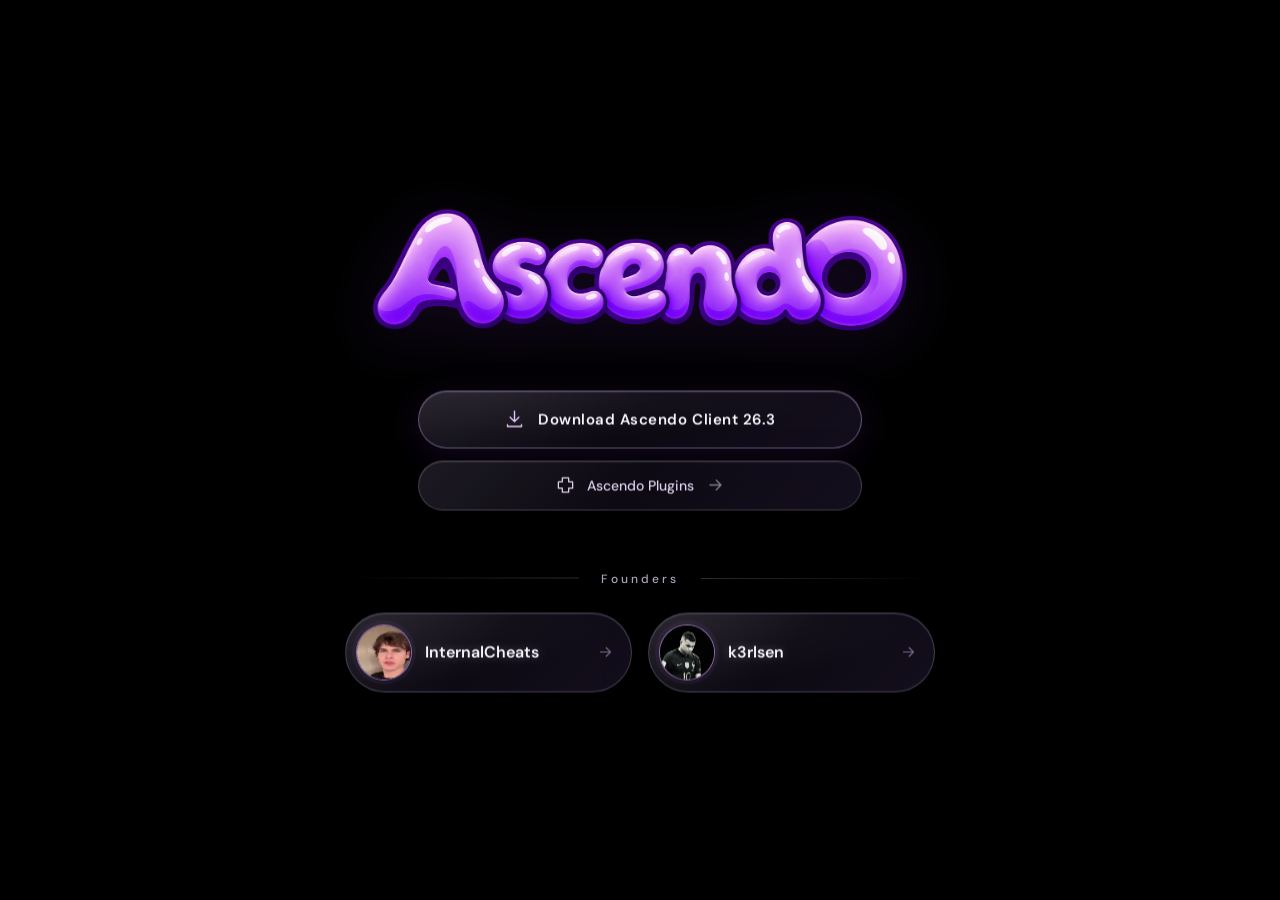
<file: index.html>
<!doctype html>
<html lang="en">
<head>
  <meta charset="utf-8">
  <meta name="viewport" content="width=device-width, initial-scale=1">
  <meta name="theme-color" content="#000000">
  <meta name="description" content="Ascendo Client">
  <meta property="og:type" content="website">
  <meta property="og:title" content="Ascendo">
  <meta property="og:description" content="Ascendo Client 26.3">
  <title>Ascendo</title>
  <link rel="shortcut icon" href="./assets/ascendo-icon.ico?v=20261023-2">
  <link rel="icon" href="./assets/ascendo-icon-32.png?v=20261023-2" type="image/png" sizes="32x32">
  <link rel="icon" href="./assets/ascendo-icon-64.png?v=20261023-2" type="image/png" sizes="64x64">
  <link rel="apple-touch-icon" href="./assets/ascendo-icon-180.png?v=20261023-2" sizes="180x180">
  <link rel="preconnect" href="https://fonts.googleapis.com">
  <link rel="preconnect" href="https://fonts.gstatic.com" crossorigin>
  <link href="https://fonts.googleapis.com/css2?family=DM+Sans:wght@400;500;600;700&display=swap" rel="stylesheet">
  <link rel="stylesheet" href="./styles.css?v=20261024-2">
  <script src="./app.js?v=20261024-2" defer></script>
  <script src="./motion.js?v=20261024-2" defer></script>
</head>
<body class="page page--home">
  <main class="landing">
    <div class="floating-words" id="floatingWords" aria-hidden="true"></div>
    <div class="landing__inner">
      <img class="brand-logo" data-reveal src="./assets/ascendo-logo.png" alt="Ascendo" width="1300" height="414" fetchpriority="high">
      <a class="download-button" data-reveal id="downloadButton" href="https://discord.gg/7k88ggycdr" target="_blank" rel="noopener noreferrer" aria-label="Download Ascendo Client 26.3 from the Ascendo Discord">
        <svg aria-hidden="true" viewBox="0 0 24 24" fill="none" stroke="currentColor" stroke-width="1.6" stroke-linecap="round" stroke-linejoin="round"><path d="M12 3v12m-5-5 5 5 5-5M4 18.5v2h16v-2"/></svg>
        <span>Download Ascendo Client 26.3</span>
      </a>
      <a class="plugins-button" data-reveal href="./plugins/" data-transition>
        <svg aria-hidden="true" viewBox="0 0 24 24" fill="none" stroke="currentColor" stroke-width="1.6" stroke-linecap="round" stroke-linejoin="round"><path d="M8 3v5H3v8h5v5h8v-5h5V8h-5V3Z"/></svg>
        <span>Ascendo Plugins</span>
        <svg class="plugins-button__arrow" aria-hidden="true" viewBox="0 0 24 24" fill="none" stroke="currentColor" stroke-width="1.6" stroke-linecap="round" stroke-linejoin="round"><path d="M5 12h14m-6-6 6 6-6 6"/></svg>
      </a>
      <section class="founders-section" aria-label="Founders">
        <div class="section-heading" data-reveal><span>Founders</span></div>
        <div class="founders-list">
          <a class="founder-pill" data-reveal href="./internalcheats/" data-transition aria-label="Open InternalCheats's profile">
            <span class="avatar avatar--small">
              <picture><source media="(prefers-reduced-motion: reduce)" srcset="./assets/mypfp-poster.jpg"><img src="./assets/mypfp-animated.webp" data-fallback="./assets/mypfp-poster.jpg" alt="" width="206" height="176"></picture>
            </span>
            <span class="founder-pill__name">InternalCheats</span>
            <svg class="pill-arrow" aria-hidden="true" viewBox="0 0 24 24" fill="none" stroke="currentColor" stroke-width="1.7" stroke-linecap="round" stroke-linejoin="round"><path d="M5 12h14m-6-6 6 6-6 6"/></svg>
          </a>
          <a class="founder-pill" data-reveal href="./k3rlsen/" data-transition aria-label="Open k3rlsen's profile">
            <span class="avatar avatar--small"><img src="./assets/k3rlsen-mbappe.webp" alt="" width="64" height="64"></span>
            <span class="founder-pill__name">k3rlsen</span>
            <svg class="pill-arrow" aria-hidden="true" viewBox="0 0 24 24" fill="none" stroke="currentColor" stroke-width="1.7" stroke-linecap="round" stroke-linejoin="round"><path d="M5 12h14m-6-6 6 6-6 6"/></svg>
          </a>
        </div>
      </section>
    </div>
  </main>
  <div class="toast" id="toast" role="status" aria-live="polite"></div>
</body>
</html>
</file>
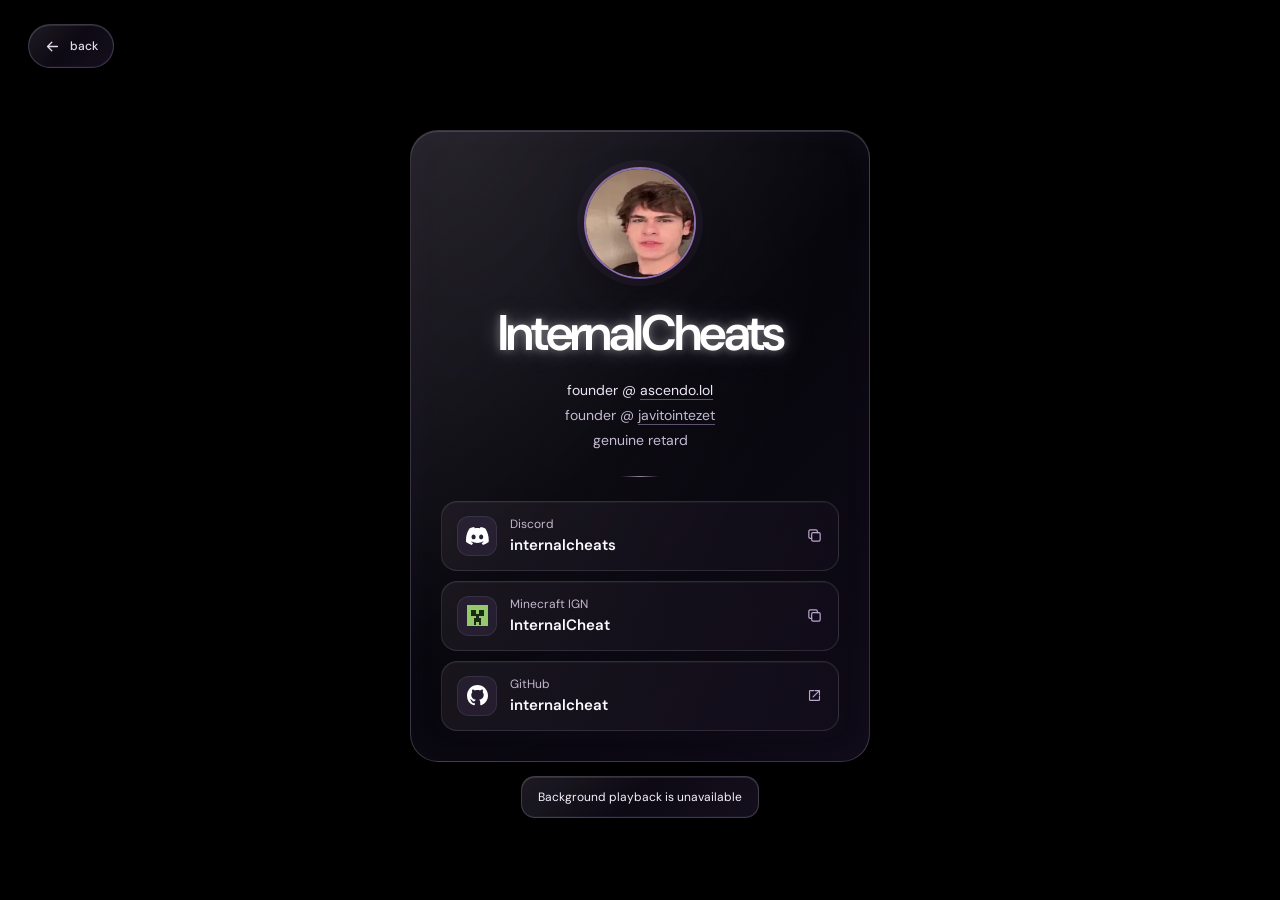
<file: internalcheats/index.html>
<!doctype html>
<html lang="en">
<head>
<meta charset="utf-8">
<meta name="viewport" content="width=device-width, initial-scale=1">
<meta name="theme-color" content="#000000">
<link rel="shortcut icon" href="../assets/ascendo-icon.ico?v=20261023-2">
  <link rel="icon" href="../assets/ascendo-icon-32.png?v=20261023-2" type="image/png" sizes="32x32">
  <link rel="icon" href="../assets/ascendo-icon-64.png?v=20261023-2" type="image/png" sizes="64x64">
  <link rel="apple-touch-icon" href="../assets/ascendo-icon-180.png?v=20261023-2" sizes="180x180">
<link rel="preconnect" href="https://fonts.googleapis.com">
<link rel="preconnect" href="https://fonts.gstatic.com" crossorigin>
<link href="https://fonts.googleapis.com/css2?family=DM+Sans:wght@400;500;600;700&display=swap" rel="stylesheet">
<link rel="stylesheet" href="../styles.css?v=20261024-2">
<script src="../app.js?v=20261024-2" defer></script>
<script src="../motion.js?v=20261024-2" defer></script>
<title>InternalCheats | Ascendo</title>
<link rel="canonical" href="https://ascendo.lol/internalcheats/">
<meta name="description" content="InternalCheats — founder @ ascendo.lol">
</head>
<body class="page page--profile" data-person="internalcheats">
  <div class="video-stage" aria-hidden="true">
    <video id="musicBackground" class="video-stage__video" playsinline loop preload="none"></video>
    <div class="video-stage__shade"></div>
  </div>
  <a class="back-link" href="../" data-transition aria-label="Back to Ascendo home">
    <svg viewBox="0 0 24 24" fill="none" stroke="currentColor" stroke-width="1.8" stroke-linecap="round" stroke-linejoin="round" aria-hidden="true"><path d="M19 12H5m6 6-6-6 6-6"/></svg>
    <span>back</span>
  </a>

  <main class="profile" id="profileContent">
    <section class="profile__panel" data-reveal aria-label="InternalCheats profile">
      <span class="avatar avatar--large"><picture><source media="(prefers-reduced-motion: reduce)" srcset="../assets/mypfp-poster.jpg"><img src="../assets/mypfp-animated.webp" data-fallback="../assets/mypfp-poster.jpg" alt="" width="206" height="176"></picture></span>
      <h1 class="profile__name">InternalCheats</h1>
      <div class="profile__bio">
        <p>founder @ <a href="https://ascendo.lol/" target="_blank" rel="noopener noreferrer">ascendo.lol</a></p>
        <p>founder @ <a href="https://discord.gg/9cQHqKqZfp" target="_blank" rel="noopener noreferrer">javitointezet</a></p>
        <p>genuine retard</p>
      </div>
      <div class="profile__divider"></div>
      <nav class="social-list" aria-label="InternalCheats socials">
        <button class="social-link" type="button" data-copy="internalcheats" data-platform="Discord" aria-label="Copy Discord username internalcheats"><span class="social-link__symbol"><img src="../assets/discord.svg" alt="Discord" width="64" height="48" aria-hidden="true"></span><span class="social-link__info"><span class="social-link__platform">Discord</span><span class="social-link__handle">internalcheats</span></span><svg class="copy-mark" viewBox="0 0 24 24" fill="none" stroke="currentColor" stroke-width="1.7" stroke-linecap="round" stroke-linejoin="round" aria-hidden="true"><rect x="8" y="8" width="12" height="12" rx="2"/><path d="M16 8V6a2 2 0 0 0-2-2H6a2 2 0 0 0-2 2v8a2 2 0 0 0 2 2h2"/></svg></button>
        <button class="social-link" type="button" data-copy="InternalCheat" data-platform="Minecraft IGN" aria-label="Copy Minecraft IGN username InternalCheat"><span class="social-link__symbol"><img src="../assets/minecraft-creeper.svg" alt="Minecraft" width="24" height="24" aria-hidden="true"></span><span class="social-link__info"><span class="social-link__platform">Minecraft IGN</span><span class="social-link__handle">InternalCheat</span></span><svg class="copy-mark" viewBox="0 0 24 24" fill="none" stroke="currentColor" stroke-width="1.7" stroke-linecap="round" stroke-linejoin="round" aria-hidden="true"><rect x="8" y="8" width="12" height="12" rx="2"/><path d="M16 8V6a2 2 0 0 0-2-2H6a2 2 0 0 0-2 2v8a2 2 0 0 0 2 2h2"/></svg></button>
        <a class="social-link" href="https://github.com/internalcheat" target="_blank" rel="noopener noreferrer" aria-label="Open GitHub: internalcheat"><span class="social-link__symbol"><img src="../assets/github.svg" alt="GitHub" width="16" height="16" aria-hidden="true"></span><span class="social-link__info"><span class="social-link__platform">GitHub</span><span class="social-link__handle">internalcheat</span></span><svg class="copy-mark" viewBox="0 0 24 24" fill="none" stroke="currentColor" stroke-width="1.65" stroke-linecap="round" stroke-linejoin="round" aria-hidden="true"><path d="M13 5h6v6M19 5l-9 9M19 13v5a1 1 0 0 1-1 1H6a1 1 0 0 1-1-1V6a1 1 0 0 1 1-1h5"/></svg></a>
      </nav>
    </section>
  </main>

  <div class="media-controls" id="mediaControls" role="group" aria-label="Background volume" hidden>
    <button class="volume-button" id="volumeButton" type="button" aria-label="Show volume control" aria-expanded="false" aria-controls="volumePanel">
      <svg class="volume-icon" viewBox="0 0 24 24" fill="none" stroke="currentColor" stroke-width="1.7" stroke-linecap="round" stroke-linejoin="round" aria-hidden="true"><path d="m11 5-5 4H3v6h3l5 4V5Z"/><path class="volume-waves" d="M15 9a4 4 0 0 1 0 6m3-9a8 8 0 0 1 0 12"/><path class="volume-mute" d="m16 9 6 6m0-6-6 6"/></svg>
    </button>
    <div class="volume-panel" id="volumePanel" aria-hidden="true" inert>
      <input class="volume-slider" id="volumeControl" type="range" min="0" max="100" value="65" step="1" aria-label="Background audio volume" aria-valuetext="65 percent">
      <span class="volume-value" id="volumeValue" aria-hidden="true">65%</span>
    </div>
  </div>
  <div class="toast" id="toast" role="status" aria-live="polite"></div>
</body>
</html>
</file>
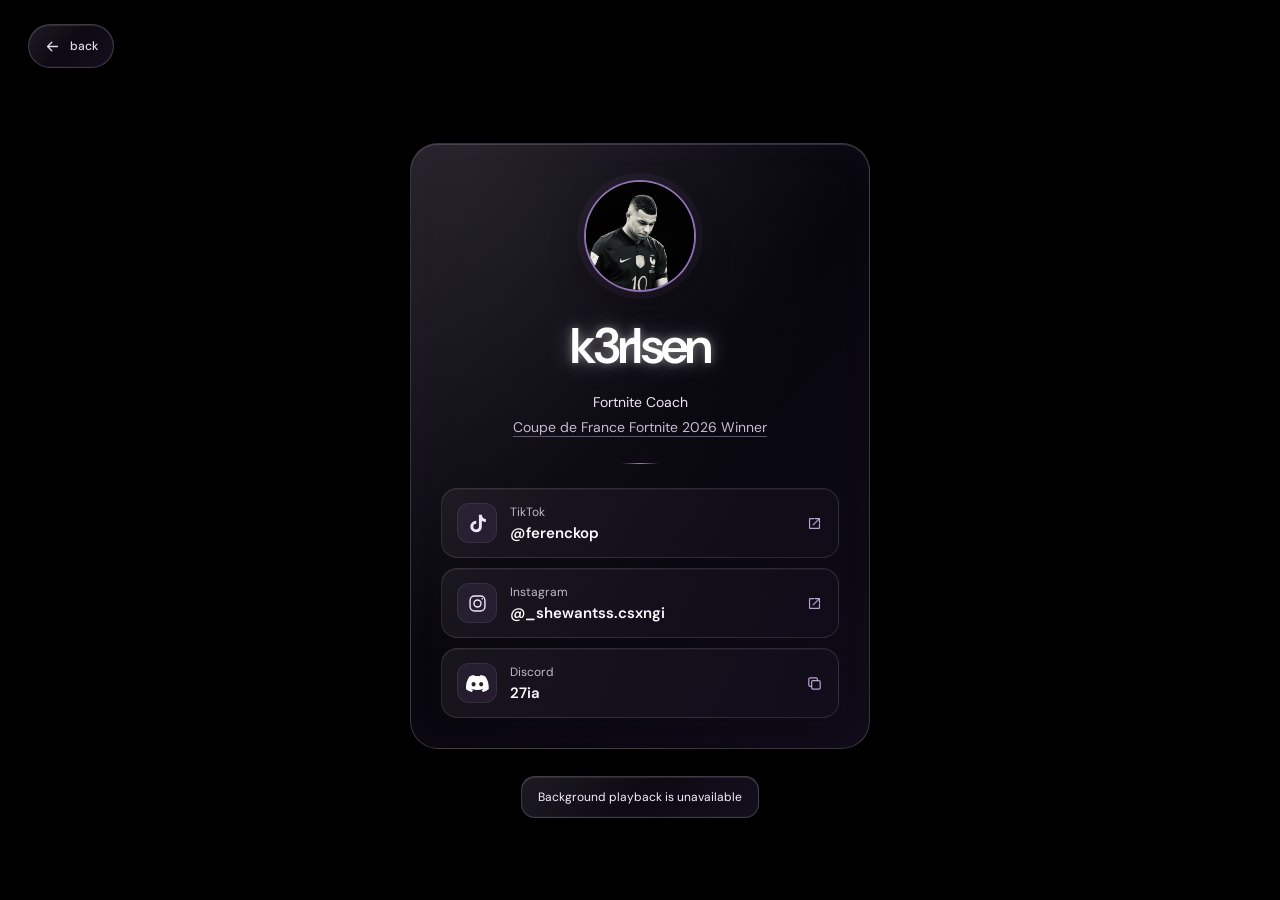
<file: k3rlsen/index.html>
<!doctype html>
<html lang="en">
<head>
<meta charset="utf-8">
<meta name="viewport" content="width=device-width, initial-scale=1">
<meta name="theme-color" content="#000000">
<link rel="shortcut icon" href="../assets/ascendo-icon.ico?v=20261023-2">
  <link rel="icon" href="../assets/ascendo-icon-32.png?v=20261023-2" type="image/png" sizes="32x32">
  <link rel="icon" href="../assets/ascendo-icon-64.png?v=20261023-2" type="image/png" sizes="64x64">
  <link rel="apple-touch-icon" href="../assets/ascendo-icon-180.png?v=20261023-2" sizes="180x180">
<link rel="preconnect" href="https://fonts.googleapis.com">
<link rel="preconnect" href="https://fonts.gstatic.com" crossorigin>
<link href="https://fonts.googleapis.com/css2?family=DM+Sans:wght@400;500;600;700&display=swap" rel="stylesheet">
<link rel="stylesheet" href="../styles.css?v=20261024-2">
<script src="../app.js?v=20261024-2" defer></script>
<script src="../motion.js?v=20261024-2" defer></script>
<title>k3rlsen | Ascendo</title>
<meta name="description" content="k3rlsen — Fortnite Coach">
<link rel="canonical" href="https://ascendo.lol/k3rlsen/">
</head>
<body class="page page--profile" data-person="k3rlsen">
  <div class="video-stage" aria-hidden="true">
    <video id="musicBackground" class="video-stage__video" playsinline loop preload="none"></video>
    <div class="video-stage__shade"></div>
  </div>
  <a class="back-link" href="../" data-transition aria-label="Back to Ascendo home">
    <svg viewBox="0 0 24 24" fill="none" stroke="currentColor" stroke-width="1.8" stroke-linecap="round" stroke-linejoin="round" aria-hidden="true"><path d="M19 12H5m6 6-6-6 6-6"/></svg>
    <span>back</span>
  </a>

  <main class="profile" id="profileContent">
    <section class="profile__panel" data-reveal aria-label="k3rlsen profile">
      <span class="avatar avatar--large"><img src="../assets/k3rlsen-mbappe.webp" alt="" width="118" height="118"></span>
      <h1 class="profile__name">k3rlsen</h1>
      <div class="profile__bio">
        <p>Fortnite Coach</p>
        <p><a href="https://liquipedia.net/fortnite/Coupe_de_France/2026" target="_blank" rel="noopener noreferrer">Coupe de France Fortnite 2026 Winner</a></p>
      </div>
      <div class="profile__divider"></div>
      <nav class="social-list" aria-label="k3rlsen socials">
        <a class="social-link" href="https://www.tiktok.com/@ferenckop" target="_blank" rel="noopener noreferrer" aria-label="Open TikTok: @ferenckop"><span class="social-link__symbol"><svg viewBox="0 0 24 24" fill="currentColor" aria-hidden="true"><path d="M16.98 2h-3.37v13.55a3.18 3.18 0 1 1-3.04-3.18v-3.4a6.58 6.58 0 1 0 6.41 6.58V8.72a8.04 8.04 0 0 0 4.6 1.48V6.81A4.66 4.66 0 0 1 16.98 2Z"/></svg></span><span class="social-link__info"><span class="social-link__platform">TikTok</span><span class="social-link__handle">@ferenckop</span></span><svg class="copy-mark" viewBox="0 0 24 24" fill="none" stroke="currentColor" stroke-width="1.65" stroke-linecap="round" stroke-linejoin="round" aria-hidden="true"><path d="M13 5h6v6M19 5l-9 9M19 13v5a1 1 0 0 1-1 1H6a1 1 0 0 1-1-1V6a1 1 0 0 1 1-1h5"/></svg></a>
        <a class="social-link" href="https://www.instagram.com/_shewantss.csxngi/" target="_blank" rel="noopener noreferrer" aria-label="Open Instagram: @_shewantss.csxngi"><span class="social-link__symbol"><svg viewBox="0 0 24 24" fill="none" stroke="currentColor" stroke-width="1.6" aria-hidden="true"><rect x="3.5" y="3.5" width="17" height="17" rx="5"/><circle cx="12" cy="12" r="4"/><circle cx="17.5" cy="6.7" r=".9" fill="currentColor" stroke="none"/></svg></span><span class="social-link__info"><span class="social-link__platform">Instagram</span><span class="social-link__handle">@_shewantss.csxngi</span></span><svg class="copy-mark" viewBox="0 0 24 24" fill="none" stroke="currentColor" stroke-width="1.65" stroke-linecap="round" stroke-linejoin="round" aria-hidden="true"><path d="M13 5h6v6M19 5l-9 9M19 13v5a1 1 0 0 1-1 1H6a1 1 0 0 1-1-1V6a1 1 0 0 1 1-1h5"/></svg></a>
        <button class="social-link" type="button" data-copy="27ia" data-platform="Discord" aria-label="Copy Discord username 27ia"><span class="social-link__symbol"><img src="../assets/discord.svg" alt="Discord" width="64" height="48" aria-hidden="true"></span><span class="social-link__info"><span class="social-link__platform">Discord</span><span class="social-link__handle">27ia</span></span><svg class="copy-mark" viewBox="0 0 24 24" fill="none" stroke="currentColor" stroke-width="1.7" stroke-linecap="round" stroke-linejoin="round" aria-hidden="true"><rect x="8" y="8" width="12" height="12" rx="2"/><path d="M16 8V6a2 2 0 0 0-2-2H6a2 2 0 0 0-2 2v8a2 2 0 0 0 2 2h2"/></svg></button>
      </nav>
    </section>
  </main>

  <div class="media-controls" id="mediaControls" role="group" aria-label="Background volume" hidden>
    <button class="volume-button" id="volumeButton" type="button" aria-label="Show volume control" aria-expanded="false" aria-controls="volumePanel">
      <svg class="volume-icon" viewBox="0 0 24 24" fill="none" stroke="currentColor" stroke-width="1.7" stroke-linecap="round" stroke-linejoin="round" aria-hidden="true"><path d="m11 5-5 4H3v6h3l5 4V5Z"/><path class="volume-waves" d="M15 9a4 4 0 0 1 0 6m3-9a8 8 0 0 1 0 12"/><path class="volume-mute" d="m16 9 6 6m0-6-6 6"/></svg>
    </button>
    <div class="volume-panel" id="volumePanel" aria-hidden="true" inert>
      <input class="volume-slider" id="volumeControl" type="range" min="0" max="100" value="65" step="1" aria-label="Background audio volume" aria-valuetext="65 percent">
      <span class="volume-value" id="volumeValue" aria-hidden="true">65%</span>
    </div>
  </div>
  <div class="toast" id="toast" role="status" aria-live="polite"></div>
</body>
</html>
</file>
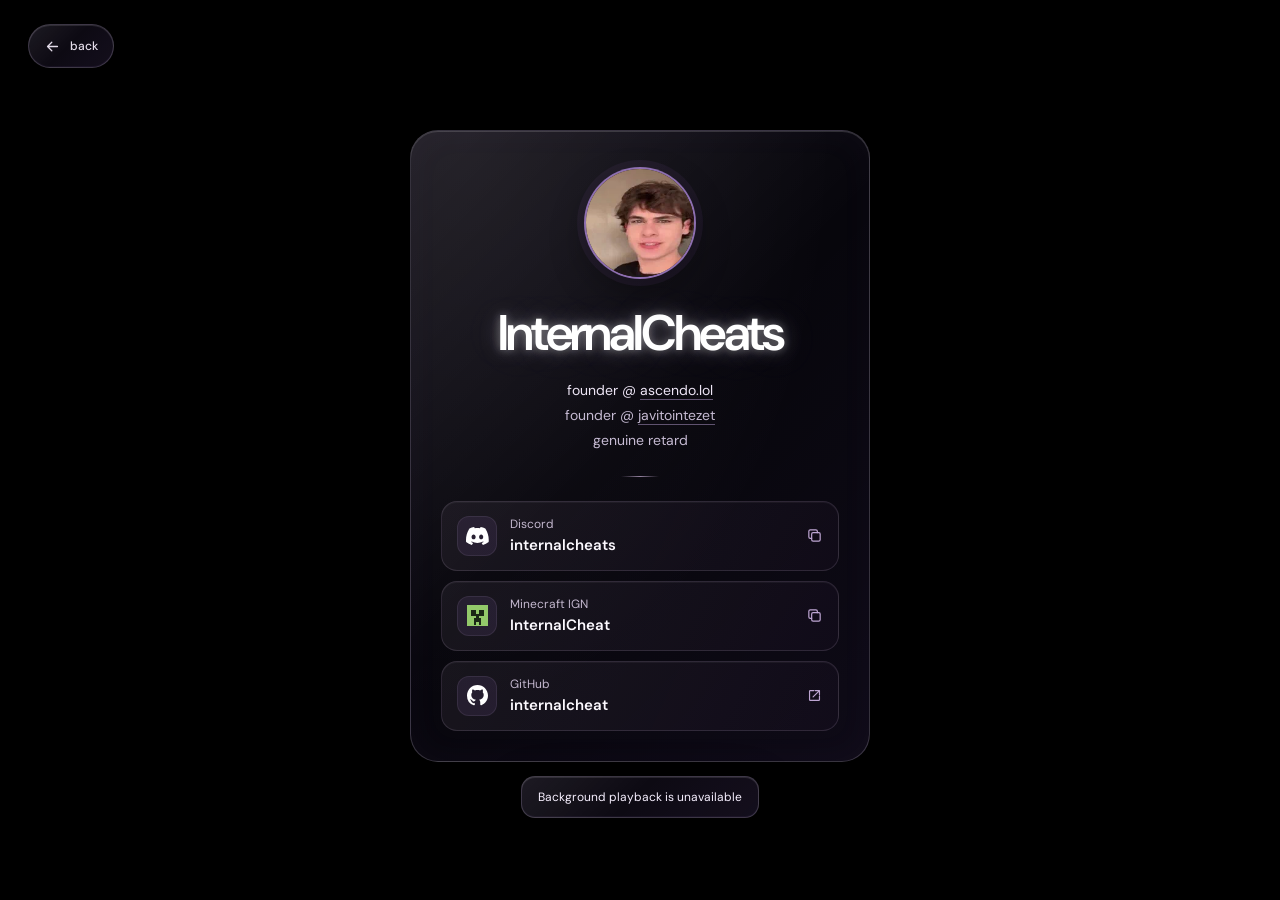
<file: nagyorru/index.html>
<!doctype html>
<html lang="en">
<head>
  <meta charset="utf-8">
  <meta name="viewport" content="width=device-width, initial-scale=1">
  <meta name="theme-color" content="#000000">
  <meta http-equiv="refresh" content="0;url=../internalcheats/">
  <meta name="robots" content="noindex">
  <link rel="canonical" href="https://ascendo.lol/internalcheats/">
  <link rel="shortcut icon" href="../assets/ascendo-icon.ico?v=20261023-2">
  <link rel="icon" href="../assets/ascendo-icon-32.png?v=20261023-2" type="image/png" sizes="32x32">
  <link rel="icon" href="../assets/ascendo-icon-64.png?v=20261023-2" type="image/png" sizes="64x64">
  <link rel="apple-touch-icon" href="../assets/ascendo-icon-180.png?v=20261023-2" sizes="180x180">
  <link rel="stylesheet" href="../styles.css?v=20261024-2">
  <title>InternalCheats | Ascendo</title>
  <script>location.replace('../internalcheats/' + location.search + location.hash);</script>
</head>
<body class="page page--redirect">
  <main class="profile">
    <section class="profile__panel" aria-label="InternalCheats profile moved">
      <h1 class="profile__name">InternalCheats</h1>
      <a class="redirect-link" href="../internalcheats/">Continue to InternalCheats's profile</a>
    </section>
  </main>
</body>
</html>
</file>
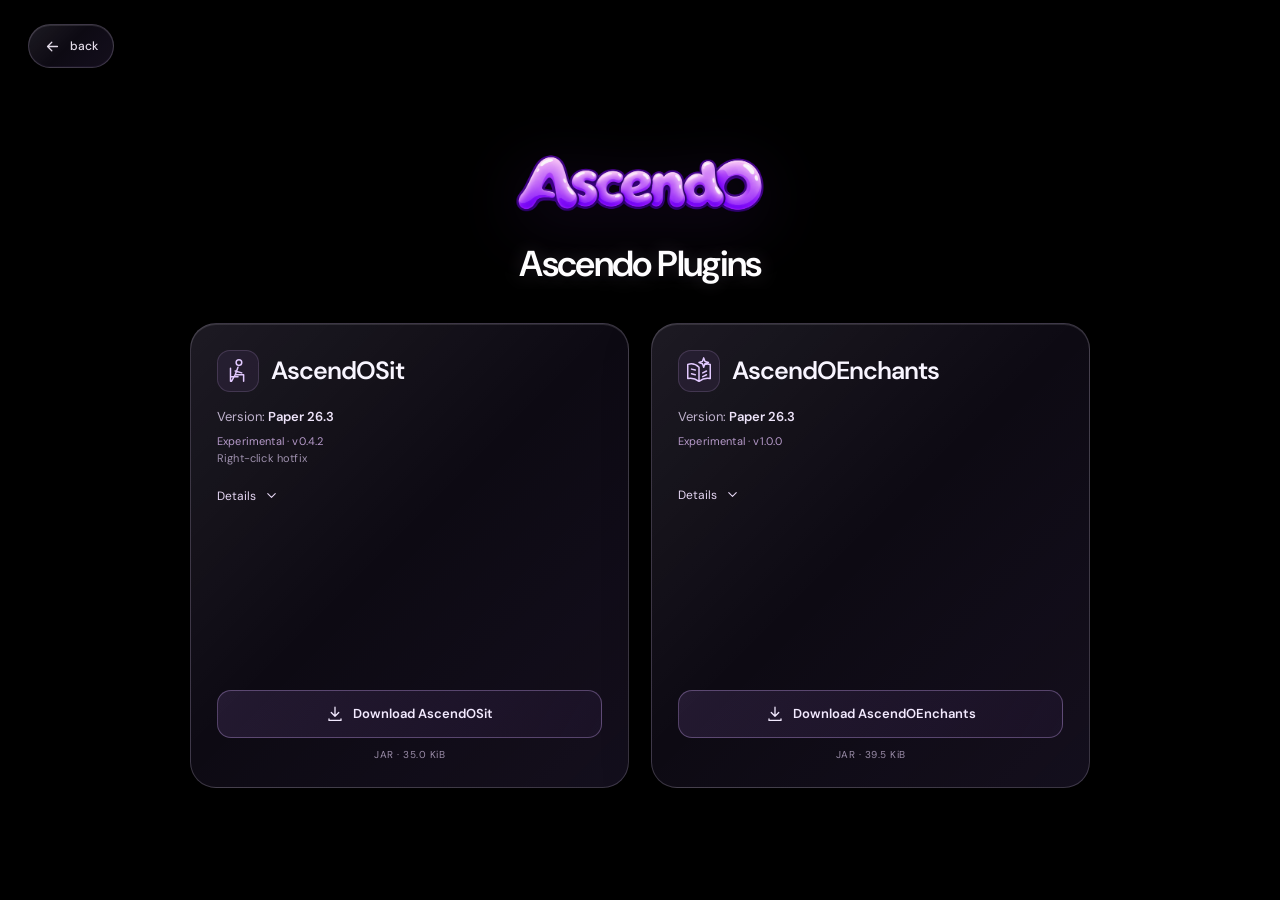
<file: plugins/index.html>
<!doctype html>
<html lang="en">
<head>
  <meta charset="utf-8">
  <meta name="viewport" content="width=device-width, initial-scale=1">
  <meta name="theme-color" content="#000000">
  <meta name="description" content="Download AscendOSit and AscendOEnchants experimental plugins for Paper 26.3.">
  <link rel="canonical" href="https://ascendo.lol/plugins/">
  <title>Ascendo Plugins | Ascendo</title>
  <link rel="shortcut icon" href="../assets/ascendo-icon.ico?v=20261023-2">
  <link rel="icon" href="../assets/ascendo-icon-32.png?v=20261023-2" type="image/png" sizes="32x32">
  <link rel="icon" href="../assets/ascendo-icon-64.png?v=20261023-2" type="image/png" sizes="64x64">
  <link rel="apple-touch-icon" href="../assets/ascendo-icon-180.png?v=20261023-2" sizes="180x180">
  <link rel="preconnect" href="https://fonts.googleapis.com">
  <link rel="preconnect" href="https://fonts.gstatic.com" crossorigin>
  <link href="https://fonts.googleapis.com/css2?family=DM+Sans:wght@400;500;600;700&display=swap" rel="stylesheet">
  <link rel="stylesheet" href="../styles.css?v=20261024-2">
  <script src="../app.js?v=20261024-2" defer></script>
  <script src="../motion.js?v=20261024-2" defer></script>
</head>
<body class="page page--plugins">
  <a class="back-link" href="../" data-transition aria-label="Back to Ascendo home">
    <svg viewBox="0 0 24 24" fill="none" stroke="currentColor" stroke-width="1.8" stroke-linecap="round" stroke-linejoin="round" aria-hidden="true"><path d="M19 12H5m6 6-6-6 6-6"/></svg>
    <span>back</span>
  </a>
  <main class="plugins-page">
    <div class="floating-words" id="floatingWords" aria-hidden="true"></div>
    <div class="plugins-shell">
      <header class="plugins-heading" data-reveal>
        <img class="brand-logo brand-logo--plugins" src="../assets/ascendo-logo.png" alt="Ascendo" width="1300" height="414" fetchpriority="high">
        <h1>Ascendo Plugins</h1>
      </header>
      <section class="plugin-grid" aria-label="Available plugins">
        <article class="plugin-card" data-plugin data-reveal aria-labelledby="sitName">
          <div class="plugin-card__header">
            <span class="plugin-card__icon" aria-hidden="true"><svg viewBox="0 0 32 32" fill="none" stroke="currentColor" stroke-width="1.6" stroke-linecap="round" stroke-linejoin="round"><circle cx="17" cy="7" r="3"/><path d="m16 12-3 8h9v7m-9-7-4 7M8 13v9h8M8 22v5m5-11 7 2"/></svg></span>
            <h2 id="sitName">AscendOSit</h2>
          </div>
          <p class="plugin-version">Version: <strong>Paper 26.3</strong></p>
          <p class="plugin-build">Experimental <span aria-hidden="true">·</span> v0.4.2 <span class="plugin-build__note">Right-click hotfix</span></p>
          <button class="plugin-toggle" type="button" aria-label="Details about AscendOSit" aria-expanded="true" aria-controls="sitDescription" hidden><span>Details</span><svg viewBox="0 0 24 24" fill="none" stroke="currentColor" stroke-width="1.7" stroke-linecap="round" stroke-linejoin="round" aria-hidden="true"><path d="m6 9 6 6 6-6"/></svg></button>
          <div class="plugin-description" id="sitDescription"><div class="plugin-description__inner">
            <p>A Minecraft plugin for servers, enabling right-click to sit on blocks and Shift + right-click to sit on each other.</p>
            <p><code>/sitsettings</code> for more information.</p>
          </div></div>
          <a class="plugin-download" href="../downloads/AscendOSit-26.3-v0.4.2-RIGHTCLICK-HOTFIX.jar" download="AscendOSit-26.3-v0.4.2-RIGHTCLICK-HOTFIX.jar" aria-label="Download AscendOSit JAR">
            <svg aria-hidden="true" viewBox="0 0 24 24" fill="none" stroke="currentColor" stroke-width="1.7" stroke-linecap="round" stroke-linejoin="round"><path d="M12 3v12m-5-5 5 5 5-5M4 18.5v2h16v-2"/></svg><span>Download AscendOSit</span>
          </a>
          <span class="plugin-size">JAR <span aria-hidden="true">·</span> 35.0 KiB</span>
        </article>
        <article class="plugin-card" data-plugin data-reveal aria-labelledby="enchantsName">
          <div class="plugin-card__header">
            <span class="plugin-card__icon" aria-hidden="true"><svg viewBox="0 0 32 32" fill="none" stroke="currentColor" stroke-width="1.6" stroke-linecap="round" stroke-linejoin="round"><path d="M16 12c-4-4-9-4-12-3v15c4-1 8 0 12 3 4-3 8-4 12-3V9c-2-.7-4-.7-6 0M16 12v15M8 14l4 1m-4 4 4 1m8-2 4-2m-4 6 4-2M21 2l1.3 3.7L26 7l-3.7 1.3L21 12l-1.3-3.7L16 7l3.7-1.3Z"/></svg></span>
            <h2 id="enchantsName">AscendOEnchants</h2>
          </div>
          <p class="plugin-version">Version: <strong>Paper 26.3</strong></p>
          <p class="plugin-build">Experimental <span aria-hidden="true">·</span> v1.0.0</p>
          <button class="plugin-toggle" type="button" aria-label="Details about AscendOEnchants" aria-expanded="true" aria-controls="enchantsDescription" hidden><span>Details</span><svg viewBox="0 0 24 24" fill="none" stroke="currentColor" stroke-width="1.7" stroke-linecap="round" stroke-linejoin="round" aria-hidden="true"><path d="m6 9 6 6 6-6"/></svg></button>
          <div class="plugin-description" id="enchantsDescription"><div class="plugin-description__inner">
            <p>A lightweight enchanting Minecraft plugin for servers.</p>
            <p><code>/enchant</code> for more information.</p>
          </div></div>
          <a class="plugin-download" href="../downloads/AscendOEnchants-v1.0.0-EXPERIMENTAL.jar" download="AscendOEnchants-v1.0.0-EXPERIMENTAL.jar" aria-label="Download AscendOEnchants JAR">
            <svg aria-hidden="true" viewBox="0 0 24 24" fill="none" stroke="currentColor" stroke-width="1.7" stroke-linecap="round" stroke-linejoin="round"><path d="M12 3v12m-5-5 5 5 5-5M4 18.5v2h16v-2"/></svg><span>Download AscendOEnchants</span>
          </a>
          <span class="plugin-size">JAR <span aria-hidden="true">·</span> 39.5 KiB</span>
        </article>
      </section>
    </div>
  </main>
  <div class="toast" id="toast" role="status" aria-live="polite"></div>
</body>
</html>
</file>
<file: styles.css>
@property --volume {
  syntax: '<percentage>';
  inherits: true;
  initial-value: 65%;
}
:root {
  color-scheme: dark;
  --text: #f8f5ff;
  --muted: #bcb3ca;
  --accent: #c19aff;
  --ease: cubic-bezier(.22,1,.36,1);
  --glass: rgba(20,16,29,.66);
  --edge: rgba(239,222,255,.2);
}
*, *::before, *::after { box-sizing: border-box; }
html { min-height: 100%; background: #000; }
body { margin: 0; min-width: 320px; min-height: 100vh; min-height: 100svh; background: #000; color: var(--text); font-family: 'DM Sans',Inter,system-ui,sans-serif; -webkit-font-smoothing: antialiased; }
button, input, a { font: inherit; -webkit-tap-highlight-color: transparent; touch-action: manipulation; }
a { color: inherit; text-decoration: none; }
button:focus-visible, a:focus-visible, input:focus-visible { outline: 2px solid #e8d5ff; outline-offset: 5px; }
[hidden] { display: none !important; }

.download-button, .founder-pill, .profile__panel, .back-link, .media-controls, .toast {
  position: relative;
  isolation: isolate;
  border: 1px solid var(--edge);
  background: linear-gradient(135deg,rgba(255,255,255,.065),transparent 48%,rgba(167,109,255,.045)),var(--glass);
  box-shadow: inset 0 1px 0 rgba(255,255,255,.11),inset 0 -1px 0 rgba(174,120,232,.06),0 16px 48px rgba(0,0,0,.32);
  backdrop-filter: blur(20px) saturate(1.2);
  -webkit-backdrop-filter: blur(20px) saturate(1.2);
}
.download-button::before, .founder-pill::before, .profile__panel::before { content: ''; position: absolute; z-index: -1; inset: 0; border-radius: inherit; background: radial-gradient(ellipse at 12% 0,rgba(241,218,255,.14),transparent 65%); pointer-events: none; opacity: .5; transition: opacity 220ms ease; }

.landing { position: relative; isolation: isolate; display: grid; place-items: center; min-height: 100vh; min-height: 100svh; padding: 64px 24px; background: #000; }
.landing__inner { position: relative; z-index: 1; display: flex; flex-direction: column; align-items: center; width: 100%; max-width: 840px; transform: translateY(-1.5vh); }
.brand-logo { width: clamp(300px,49vw,540px); max-width: 100%; height: auto; object-fit: contain; filter: drop-shadow(0 12px 32px rgba(145,59,235,.13)); user-select: none; animation: arrive 600ms var(--ease) 40ms backwards; }
.download-button { display: flex; justify-content: center; align-items: center; gap: 13px; width: min(100%,444px); min-height: 58px; margin-top: 38px; padding: 15px 22px; border-color: rgba(220,183,255,.4); border-radius: 100px; color: #fbf8ff; font-size: 15px; font-weight: 600; letter-spacing: .035em; box-shadow: inset 0 1px 0 rgba(255,255,255,.15),0 8px 38px rgba(120,53,196,.16); transition: transform 220ms var(--ease),border-color 220ms ease,box-shadow 220ms ease; animation: arrive 550ms var(--ease) 130ms backwards; }
.download-button svg { width: 21px; height: 21px; flex: none; color: #e2c8ff; }
.download-button:hover::before, .download-button:focus-visible::before { opacity: 1; }
.download-button:hover, .download-button:focus-visible { transform: translateY(-2px); border-color: rgba(232,205,255,.66); box-shadow: inset 0 1px 0 rgba(255,255,255,.2),0 12px 40px rgba(130,64,209,.25); }
.download-button:active { transform: translateY(0); }
.founders-section { margin-top: 60px; width: min(100%,590px); }
.section-heading { display: flex; align-items: center; justify-content: center; gap: 22px; color: #aca1bc; font-size: 12px; letter-spacing: .25em; font-weight: 500; animation: arrive 480ms var(--ease) 190ms backwards; }
.section-heading::before, .section-heading::after { content: ''; height: 1px; flex: 1; background: linear-gradient(90deg,transparent,rgba(205,174,232,.23)); }
.section-heading::after { transform: rotate(180deg); }
.founders-list { display: grid; grid-template-columns: 1fr 1fr; gap: 16px; margin-top: 26px; }
.founder-pill { min-width: 0; min-height: 80px; display: flex; align-items: center; gap: 13px; padding: 10px 17px 10px 10px; border-radius: 100px; transition: transform 220ms var(--ease),border-color 220ms ease,box-shadow 220ms ease; animation: arrive 460ms var(--ease) 230ms backwards; }
.founder-pill:nth-child(2) { animation-delay: 310ms; }
.founder-pill:hover, .founder-pill:focus-visible { transform: translateY(-3px); border-color: rgba(224,190,255,.48); box-shadow: inset 0 1px 0 rgba(255,255,255,.16),0 16px 42px rgba(91,45,144,.19); }
.founder-pill:hover::before { opacity: 1; }
.founder-pill__name { min-width: 0; font-size: 16px; font-weight: 600; white-space: nowrap; text-shadow: 0 0 12px rgba(255,255,255,.28),0 0 24px rgba(226,203,255,.13); }
.pill-arrow { margin-left: auto; flex: none; width: 17px; height: 17px; color: #ccb2e4; opacity: .55; transition: transform 220ms var(--ease),opacity 220ms; }
.founder-pill:hover .pill-arrow, .founder-pill:focus-visible .pill-arrow { transform: translateX(3px); opacity: 1; }
.floating-words { position: absolute; z-index: 0; inset: 0; overflow: hidden; pointer-events: none; user-select: none; }
.floating-word { position: absolute; white-space: nowrap; color: #dfc9f6; font-size: var(--word-size,18px); font-weight: 500; letter-spacing: .04em; text-shadow: 0 0 16px rgba(173,121,223,.12); opacity: 0; animation: word-drift 2500ms linear both; }

.avatar { position: relative; display: block; flex: none; overflow: hidden; border: 1px solid rgba(206,160,255,.65); border-radius: 50%; background: #18131c; box-shadow: 0 0 0 4px rgba(191,133,255,.055); isolation: isolate; }
.avatar picture, .avatar img { position: absolute; inset: 0; display: block; width: 100%; height: 100%; object-fit: cover; object-position: center; }
.avatar--small { width: 56px; height: 56px; }
.avatar--large { width: 112px; height: 112px; margin: 0 auto 25px; border-width: 2px; box-shadow: 0 0 0 7px rgba(191,133,255,.055),0 15px 35px rgba(0,0,0,.3); }
.page--profile { overflow-x: hidden; }
.video-stage { position: fixed; inset: 0; overflow: hidden; z-index: 0; background: #000; pointer-events: none; isolation: isolate; }
.video-stage__video { position: absolute; inset: -4%; width: 108%; height: 108%; object-fit: cover; filter: blur(7px) brightness(.65) saturate(.85); opacity: 0; transition: opacity 700ms ease; }
.has-video .video-stage__video { opacity: 1; }
.video-stage__shade { position: absolute; inset: 0; background: radial-gradient(ellipse at center,rgba(0,0,0,.12),rgba(0,0,0,.45) 70%,rgba(0,0,0,.65)); }
.back-link { position: fixed; top: max(24px,env(safe-area-inset-top)); left: max(28px,env(safe-area-inset-left)); z-index: 9; display: inline-flex; align-items: center; gap: 9px; min-height: 44px; padding: 11px 15px; border-radius: 100px; color: #e4dce9; font-size: 12px; font-weight: 500; transition: transform 220ms var(--ease),border-color 220ms; }
.back-link svg { width: 17px; height: 17px; }
.back-link:hover { transform: translateX(-2px); border-color: rgba(230,198,255,.45); }
.profile { position: relative; z-index: 1; display: grid; place-items: center; min-height: 100vh; min-height: 100svh; padding: 96px 20px 104px; }
.profile__panel { width: min(100%,460px); display: flex; align-items: center; flex-direction: column; padding: 36px 30px 30px; border-radius: 28px; text-align: center; --glass: rgba(15,12,23,.53); box-shadow: inset 0 1px 0 rgba(255,255,255,.15),inset 0 0 36px rgba(165,105,235,.035),0 26px 90px rgba(0,0,0,.4); }
.profile__name { max-width: 100%; margin: 0; font-size: clamp(32px,6vw,50px); line-height: 1.17; letter-spacing: -.055em; font-weight: 600; overflow-wrap: anywhere; color: #fff; text-shadow: 0 0 8px rgba(255,255,255,.36),0 0 22px rgba(255,255,255,.26),0 0 45px rgba(221,196,255,.16); }
.profile__bio { width: 100%; margin-top: 16px; color: #eee6f6; font-size: 14px; line-height: 1.65; }
.profile__bio p { margin: 0; }
.profile__bio p + p { margin-top: 2px; color: #c6bbd3; }
.profile__bio a { text-decoration: underline; text-decoration-color: rgba(223,193,255,.4); text-underline-offset: 4px; transition: color 200ms,text-decoration-color 200ms; }
.profile__bio a:hover { color: #fff; text-decoration-color: #e3c5ff; }
.profile__divider { width: 38px; height: 1px; background: linear-gradient(90deg,transparent,rgba(239,210,255,.6),transparent); margin: 24px auto; }
.social-list { display: grid; gap: 10px; width: 100%; }
.social-link { width: 100%; min-width: 0; min-height: 70px; display: flex; align-items: center; gap: 13px; text-align: left; padding: 12px 15px; border-radius: 16px; border: 1px solid rgba(235,215,255,.13); background: linear-gradient(115deg,rgba(255,255,255,.055),rgba(179,125,239,.025)),rgba(15,11,22,.34); box-shadow: inset 0 1px 0 rgba(255,255,255,.045); color: #fcf9ff; cursor: pointer; transition: transform 220ms var(--ease),border-color 220ms ease,background-color 220ms ease; }
.social-link:hover, .social-link:focus-visible { transform: translateY(-2px); border-color: rgba(219,174,255,.43); background-color: rgba(80,48,111,.26); }
.social-link__symbol { width: 40px; height: 40px; border: 1px solid rgba(230,205,255,.09); border-radius: 12px; background: rgba(187,132,245,.09); display: grid; place-items: center; flex: none; color: #f0e4ff; }
.social-link__symbol svg, .social-link__symbol img { display: block; width: 21px; height: 21px; object-fit: contain; }
.social-link__symbol img[alt='Discord'] { width: 23px; height: 18px; }
.social-link__info { flex: 1; min-width: 0; display: flex; flex-direction: column; gap: 3px; }
.social-link__platform { font-size: 12px; color: #c3b7ce; font-weight: 400; }
.social-link__handle { font-size: 15px; overflow-wrap: anywhere; font-weight: 600; }
.copy-mark { width: 17px; height: 17px; flex: none; color: #bda5d2; }
.media-controls { position: fixed; z-index: 7; right: max(24px,env(safe-area-inset-right)); bottom: max(22px,env(safe-area-inset-bottom)); display: flex; flex-direction: row-reverse; align-items: center; gap: 0; width: 48px; height: 48px; padding: 0; border-radius: 100px; overflow: hidden; transition: width 280ms var(--ease),border-color 220ms ease,box-shadow 220ms ease; }
.media-controls.is-expanded { width: clamp(212px,32vw,252px); }
.media-controls:hover, .media-controls:focus-within { border-color: rgba(228,192,255,.45); box-shadow: inset 0 1px 0 rgba(255,255,255,.14),0 8px 32px rgba(84,39,125,.22); }
.volume-button { display: grid; place-items: center; flex: 0 0 46px; width: 46px; height: 46px; padding: 0; border: 0; border-radius: 50%; background: transparent; color: inherit; cursor: pointer; }
.volume-button:focus-visible { outline-offset: -5px; }
.volume-icon { width: 18px; height: 18px; flex: none; color: #eee4f8; }
.volume-panel { display: flex; flex: 1; align-items: center; gap: 10px; min-width: 0; height: 100%; padding: 0 2px 0 14px; opacity: 0; transform: translateX(8px); pointer-events: none; transition: opacity 160ms ease,transform 280ms var(--ease); }
.is-expanded .volume-panel { opacity: 1; transform: translateX(0); pointer-events: auto; transition-delay: 45ms,0ms; }
.volume-mute { opacity: 0; }
.volume-waves, .volume-mute { transition: opacity 160ms ease; }
.is-muted .volume-waves { opacity: 0; }
.is-muted .volume-mute { opacity: 1; }
.volume-slider { --volume: 65%; flex: 1; min-width: 0; width: 100%; height: 34px; margin: 0; appearance: none; -webkit-appearance: none; background: transparent; cursor: pointer; transition: --volume 100ms ease; }
.volume-slider:focus-visible { outline-offset: 1px; border-radius: 10px; }
.volume-slider::-webkit-slider-runnable-track { height: 4px; border-radius: 99px; background: linear-gradient(90deg,#dfc6ff var(--volume),rgba(255,255,255,.18) var(--volume)); }
.volume-slider::-webkit-slider-thumb { width: 14px; height: 14px; margin-top: -5px; border: 2px solid #f4eaff; border-radius: 50%; appearance: none; -webkit-appearance: none; background: #b78bea; box-shadow: 0 0 0 4px rgba(186,128,245,.12),0 3px 10px rgba(0,0,0,.4); transition: transform 160ms var(--ease),box-shadow 160ms; }
.volume-slider:hover::-webkit-slider-thumb, .volume-slider:focus-visible::-webkit-slider-thumb { transform: scale(1.12); box-shadow: 0 0 0 6px rgba(186,128,245,.16); }
.volume-slider::-moz-range-track { height: 4px; border-radius: 99px; background: rgba(255,255,255,.18); }
.volume-slider::-moz-range-progress { height: 4px; border-radius: 99px; background: #dfc6ff; }
.volume-slider::-moz-range-thumb { width: 12px; height: 12px; border: 2px solid #f4eaff; border-radius: 50%; background: #b78bea; box-shadow: 0 0 0 4px rgba(186,128,245,.12); }
.volume-value { min-width: 34px; color: #d7ccdf; font-size: 11px; font-variant-numeric: tabular-nums; text-align: right; }
.toast { position: fixed; z-index: 25; bottom: 82px; left: 50%; transform: translate(-50%,8px); max-width: calc(100vw - 30px); padding: 12px 16px; border-radius: 14px; color: #f7f0ff; font-size: 12px; opacity: 0; pointer-events: none; text-align: center; transition: opacity 200ms,transform 200ms; }
.toast.is-visible { opacity: 1; transform: translate(-50%,0); }
.page--redirect .profile__panel { gap: 20px; }
.redirect-link { color: #e0c2ff; text-decoration: underline; text-underline-offset: 4px; }
.page.is-leaving { opacity: 0; transform: translateY(-6px); transition: opacity 160ms ease,transform 160ms ease; }
.page.is-arriving { animation: arrive 300ms var(--ease) backwards; }

@keyframes arrive { from { opacity: 0; transform: translateY(10px); } to { opacity: 1; transform: translateY(0); } }
@keyframes word-drift { 0% { opacity: 0; transform: translate3d(-8px,8px,0); } 20% { opacity: .42; transform: translate3d(0,4px,0); } 50% { opacity: .42; transform: translate3d(calc(var(--word-drift,24px) * .5),-4px,0); } 80% { opacity: .42; transform: translate3d(var(--word-drift,24px),0,0); } 100% { opacity: 0; transform: translate3d(var(--word-drift,24px),-12px,0); } }
@keyframes page-out { to { opacity: 0; transform: translateY(-8px); } }
@keyframes page-in { from { opacity: 0; transform: translateY(8px); } }

@media (prefers-reduced-motion: no-preference) {
  @view-transition { navigation: auto; }
  ::view-transition-old(root) { animation: page-out 420ms var(--ease) both; }
  ::view-transition-new(root) { animation: page-in 420ms var(--ease) both; }
}
@media (max-width: 620px) {
  .landing { padding: 44px 20px; }
  .landing__inner { transform: none; }
  .brand-logo { width: min(100%,420px); }
  .download-button { margin-top: 30px; padding: 14px 12px; gap: 9px; font-size: clamp(11px,3.4vw,14px); letter-spacing: .01em; min-height: 54px; }
  .download-button svg { width: 19px; height: 19px; }
  .founders-section { margin-top: 46px; }
  .founders-list { grid-template-columns: 1fr; max-width: 330px; margin: 22px auto 0; gap: 12px; }
  .founder-pill { min-height: 76px; }
  .profile { padding: 90px 16px 100px; }
  .profile__panel { padding: 30px 20px 22px; }
  .profile__name { font-size: clamp(31px,8.4vw,46px); }
  .profile__bio { font-size: 13px; }
  .back-link { top: max(18px,env(safe-area-inset-top)); left: max(16px,env(safe-area-inset-left)); }
  .media-controls { right: max(16px,env(safe-area-inset-right)); bottom: max(16px,env(safe-area-inset-bottom)); }
  .social-link { padding: 11px 12px; gap: 10px; }
  .social-link__symbol { width: 36px; height: 36px; }
  .social-link__handle { font-size: 14px; }
}
@supports not ((backdrop-filter: blur(1px)) or (-webkit-backdrop-filter: blur(1px))) {
  .download-button, .founder-pill, .profile__panel, .back-link, .media-controls, .toast { background-color: #17121e; }
}
@media (prefers-reduced-motion: reduce) {
  *, *::before, *::after { animation: none !important; transition: none !important; }
  .floating-words { display: none; }
  .page.is-leaving { opacity: 1; transform: none; }
}

:root { --motion-quick: 220ms; --motion-panel: 280ms; --motion-page: 420ms; }
.brand-logo, .download-button, .section-heading, .founder-pill { animation: none; }
.page.is-arriving { animation: none; }
.page.is-arriving.motion-entry-nav { animation: page-in 260ms var(--ease) backwards; }
.plugins-button, .plugin-card { position: relative; isolation: isolate; border: 1px solid var(--edge); background: linear-gradient(135deg,rgba(255,255,255,.065),transparent 48%,rgba(167,109,255,.045)),var(--glass); box-shadow: inset 0 1px 0 rgba(255,255,255,.11),0 16px 48px rgba(0,0,0,.32); backdrop-filter: blur(20px) saturate(1.2); -webkit-backdrop-filter: blur(20px) saturate(1.2); }
.plugins-button { display: flex; align-items: center; justify-content: center; gap: 12px; width: min(100%,444px); min-height: 50px; margin-top: 12px; padding: 12px 22px; border-radius: 100px; color: #e0d2ef; font-size: 14px; font-weight: 500; transition: transform var(--motion-quick) var(--ease),border-color var(--motion-quick),box-shadow var(--motion-quick); }
.plugins-button svg { width: 19px; height: 19px; flex: none; }
.plugins-button__arrow { opacity: .55; }
.plugins-button:hover, .plugins-button:focus-visible { transform: translateY(-2px); border-color: rgba(225,191,255,.48); box-shadow: inset 0 1px 0 rgba(255,255,255,.15),0 12px 36px rgba(95,45,145,.19); }
.download-button:active, .plugins-button:active, .founder-pill:active, .social-link:active, .plugin-download:active { transform: translateY(0) scale(.985); }
.social-link { position: relative; isolation: isolate; }
.motion-surface > :not(.motion-light) { position: relative; z-index: 1; }
.motion-light { position: absolute; z-index: 0; inset: 0; border-radius: inherit; overflow: hidden; pointer-events: none; }
.motion-light__orb { position: absolute; left: 0; top: 0; width: 220px; height: 220px; border-radius: 50%; background: radial-gradient(circle,rgba(207,163,255,.16),rgba(175,111,255,.055) 40%,transparent 70%); opacity: 0; pointer-events: none; transition: opacity var(--motion-panel) ease; }
.motion-surface.is-motion-active .motion-light__orb { opacity: 1; }
.is-motion-active .motion-art, .brand-logo.is-motion-active { will-change: transform; }
.motion-reveal-pending { opacity: 0; translate: 0 12px; }

.plugins-page { position: relative; isolation: isolate; display: grid; place-items: center; min-height: 100vh; min-height: 100svh; padding: 102px 24px 72px; background: #000; }
.plugins-shell { position: relative; z-index: 1; width: min(100%,900px); }
.plugins-heading { text-align: center; margin-bottom: 36px; }
.brand-logo--plugins { display: block; width: 250px; max-width: 70%; margin: 0 auto 18px; }
.plugins-heading h1 { margin: 0; color: #fff; font-size: clamp(28px,5vw,36px); letter-spacing: -.045em; font-weight: 600; text-shadow: 0 0 20px rgba(238,217,255,.2); }
.plugin-grid { display: grid; grid-template-columns: repeat(2,minmax(0,1fr)); gap: 22px; align-items: stretch; }
.plugin-card { min-width: 0; display: flex; flex-direction: column; padding: 26px; border-radius: 26px; transition: border-color var(--motion-panel),box-shadow var(--motion-panel); }
.plugin-card:hover, .plugin-card:focus-within { border-color: rgba(220,182,255,.42); box-shadow: inset 0 1px 0 rgba(255,255,255,.15),0 20px 60px rgba(80,38,125,.16); }
.plugin-card__header { display: flex; align-items: center; gap: 12px; }
.plugin-card__icon { display: grid; place-items: center; flex: none; width: 42px; height: 42px; border: 1px solid rgba(221,185,255,.16); border-radius: 13px; color: #e2c9ff; background: rgba(176,112,243,.08); }
.plugin-card__icon svg { display: block; width: 30px; height: 30px; }
.plugin-card h2 { margin: 0; min-width: 0; font-size: clamp(20px,2.5vw,25px); letter-spacing: -.04em; font-weight: 600; overflow-wrap: anywhere; }
.plugin-version { margin: 16px 0 0; color: #bfb2cd; font-size: 13px; }
.plugin-version strong { color: #eee4fa; font-weight: 600; }
.plugin-build { min-height: 34px; margin: 8px 0 0; color: #b69aca; font-size: 11px; line-height: 1.6; letter-spacing: .015em; }
.plugin-build__note { display: block; color: #9e90ad; }
.plugin-toggle { display: inline-flex; align-items: center; gap: 8px; align-self: flex-start; min-height: 40px; margin: 8px 0 0; padding: 0 9px 0 0; border: 0; border-radius: 8px; color: #e6d7f4; background: transparent; cursor: pointer; font-size: 12px; }
.plugin-toggle svg { width: 15px; height: 15px; transition: transform var(--motion-panel) var(--ease); }
.is-expanded .plugin-toggle svg { transform: rotate(180deg); }
.plugin-description { display: grid; grid-template-rows: 1fr; margin-top: 10px; color: #c9bdd5; opacity: 1; transition: grid-template-rows var(--motion-panel) var(--ease),margin-top var(--motion-panel) var(--ease),opacity 180ms ease,visibility var(--motion-panel); }
.plugin-description__inner { min-height: 0; overflow: hidden; }
.plugin-description p { margin: 0; font-size: 14px; line-height: 1.7; }
.plugin-description p + p { margin-top: 14px; }
.plugin-description code { color: #ead9ff; font-family: ui-monospace,SFMono-Regular,Consolas,monospace; font-size: .95em; }
.plugin-card.is-enhanced:not(.is-expanded) .plugin-description { grid-template-rows: 0fr; margin-top: 0; opacity: 0; visibility: hidden; }
.plugin-download { display: flex; align-items: center; justify-content: center; gap: 9px; min-height: 48px; width: 100%; margin-top: 22px; padding: 12px 9px; border: 1px solid rgba(215,174,255,.32); border-radius: 14px; background: linear-gradient(120deg,rgba(186,133,249,.13),rgba(131,76,187,.07)); color: #f3eaff; font-size: 13px; font-weight: 600; text-align: center; transition: transform var(--motion-quick) var(--ease),border-color var(--motion-quick),background-color var(--motion-quick); }
.plugin-download svg { width: 18px; height: 18px; flex: none; }
.plugin-download:hover, .plugin-download:focus-visible { transform: translateY(-2px); border-color: rgba(235,204,255,.65); background-color: rgba(160,100,220,.13); }
.plugin-size { margin-top: 10px; text-align: center; color: #9c8eaa; font-size: 10px; letter-spacing: .05em; }
@media (min-width: 761px) and (hover: hover) and (pointer: fine) {
  .plugin-description, .plugin-card.is-enhanced:not(.is-expanded) .plugin-description { flex: 1; min-height: 142px; grid-template-rows: 1fr; margin-top: 10px; }
}
@media (max-width: 760px) {
  .plugins-page { padding: 96px 20px 52px; }
  .plugins-shell { max-width: 460px; }
  .plugin-grid { grid-template-columns: minmax(0,1fr); gap: 18px; }
  .plugin-card { padding: 24px 20px; }
  .plugin-card h2 { font-size: clamp(20px,5vw,25px); }
  .plugins-heading { margin-bottom: 28px; }
  .plugin-toggle { min-height: 44px; }
}
@media (min-width: 621px) and (max-height: 760px) {
  .page--home .landing { padding-block: 44px; }
  .page--home .founders-section { margin-top: 44px; }
}
@supports not ((backdrop-filter: blur(1px)) or (-webkit-backdrop-filter: blur(1px))) {
  .plugins-button, .plugin-card { background-color: #17121e; }
}
@media (prefers-reduced-motion: reduce) {
  .motion-reveal-pending { opacity: 1; translate: none; }
  .motion-light { display: none; }
  .plugins-button:hover, .download-button:hover, .founder-pill:hover, .social-link:hover, .plugin-download:hover, .back-link:hover,
  .plugins-button:focus-visible, .download-button:focus-visible, .founder-pill:focus-visible, .social-link:focus-visible, .plugin-download:focus-visible,
  .download-button:active, .plugins-button:active, .founder-pill:active, .social-link:active, .plugin-download:active { transform: none; }
  .founder-pill:hover .pill-arrow, .founder-pill:focus-visible .pill-arrow { transform: none; }
}
</file>
